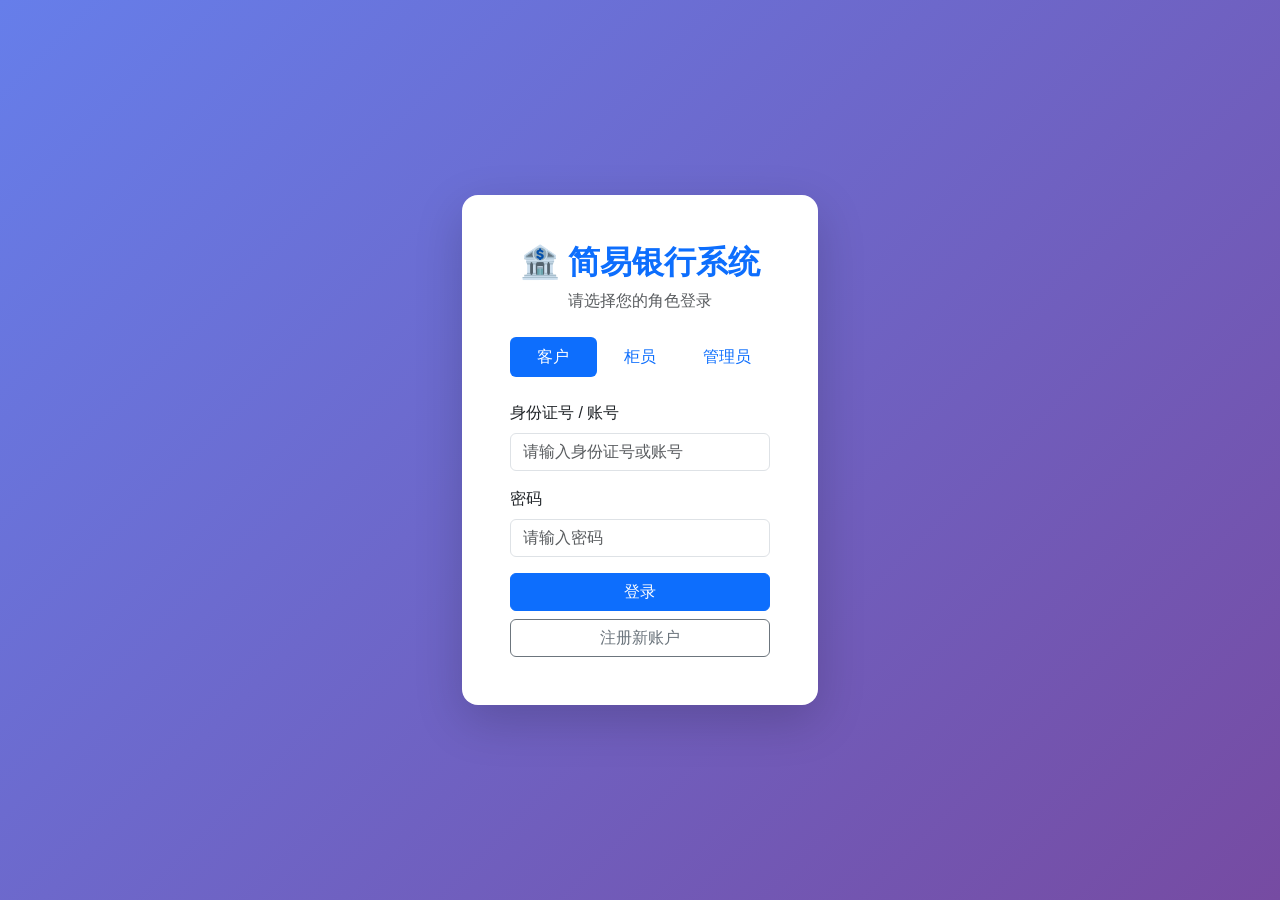
<file: bank-system-frontend/index.html>
<!DOCTYPE html>
<html lang="zh-CN">
<head>
    <meta charset="UTF-8">
    <meta name="viewport" content="width=device-width, initial-scale=1.0">
    <title>简易银行系统</title>
    <!-- Bootstrap 5 CSS -->
    <link href="https://cdn.jsdelivr.net/npm/bootstrap@5.3.0/dist/css/bootstrap.min.css" rel="stylesheet">
    <link rel="stylesheet" href="css/style.css">
</head>
<body>
    <div class="container">
        <div class="row justify-content-center align-items-center min-vh-100">
            <div class="col-md-6 col-lg-4">
                <div class="card shadow-lg border-0 rounded-4">
                    <div class="card-body p-5">
                        <div class="text-center mb-4">
                            <h2 class="fw-bold text-primary">🏦 简易银行系统</h2>
                            <p class="text-muted">请选择您的角色登录</p>
                        </div>

                        <!-- 角色切换选项卡 -->
                        <ul class="nav nav-pills nav-justified mb-4" id="roleTab" role="tablist">
                            <li class="nav-item" role="presentation">
                                <button class="nav-link active" id="customer-tab" data-bs-toggle="pill" data-bs-target="#customer" type="button" role="tab">客户</button>
                            </li>
                            <li class="nav-item" role="presentation">
                                <button class="nav-link" id="teller-tab" data-bs-toggle="pill" data-bs-target="#teller" type="button" role="tab">柜员</button>
                            </li>
                            <li class="nav-item" role="presentation">
                                <button class="nav-link" id="admin-tab" data-bs-toggle="pill" data-bs-target="#admin" type="button" role="tab">管理员</button>
                            </li>
                        </ul>

                        <!-- 登录表单区域 -->
                        <div class="tab-content">
                            <!-- 客户登录 -->
                            <div class="tab-pane fade show active" id="customer" role="tabpanel">
                                <form id="customerLoginForm">
                                    <div class="mb-3">
                                        <label class="form-label">身份证号 / 账号</label>
                                        <input type="text" class="form-control" id="customerId" placeholder="请输入身份证号或账号" required>
                                    </div>
                                    <div class="mb-3">
                                        <label class="form-label">密码</label>
                                        <input type="password" class="form-control" id="customerPwd" placeholder="请输入密码" required>
                                    </div>
                                    <button type="submit" class="btn btn-primary w-100 mb-2">登录</button>
                                    <a href="register.html" class="btn btn-outline-secondary w-100">注册新账户</a>
                                </form>
                            </div>

                            <!-- 柜员登录 -->
                            <div class="tab-pane fade" id="teller" role="tabpanel">
                                <form id="tellerLoginForm">
                                    <div class="mb-3">
                                        <label class="form-label">员工工号</label>
                                        <input type="text" class="form-control" id="tellerId" placeholder="请输入工号" required>
                                    </div>
                                    <div class="mb-3">
                                        <label class="form-label">密码</label>
                                        <input type="password" class="form-control" id="tellerPwd" placeholder="请输入密码" required>
                                    </div>
                                    <button type="submit" class="btn btn-success w-100">登录</button>
                                </form>
                            </div>

                            <!-- 管理员登录 -->
                            <div class="tab-pane fade" id="admin" role="tabpanel">
                                <form id="adminLoginForm">
                                    <div class="mb-3">
                                        <label class="form-label">管理员账号</label>
                                        <input type="text" class="form-control" id="adminId" placeholder="请输入管理员账号" required>
                                    </div>
                                    <div class="mb-3">
                                        <label class="form-label">密码</label>
                                        <input type="password" class="form-control" id="adminPwd" placeholder="请输入密码" required>
                                    </div>
                                    <button type="submit" class="btn btn-danger w-100">登录</button>
                                </form>
                            </div>
                        </div>
                    </div>
                </div>
            </div>
        </div>
    </div>

    <!-- Bootstrap JS -->
    <script src="https://cdn.jsdelivr.net/npm/bootstrap@5.3.0/dist/js/bootstrap.bundle.min.js"></script>
    <script src="js/api.js"></script>
    <script src="js/login.js"></script>
</body>
</html>
</file>
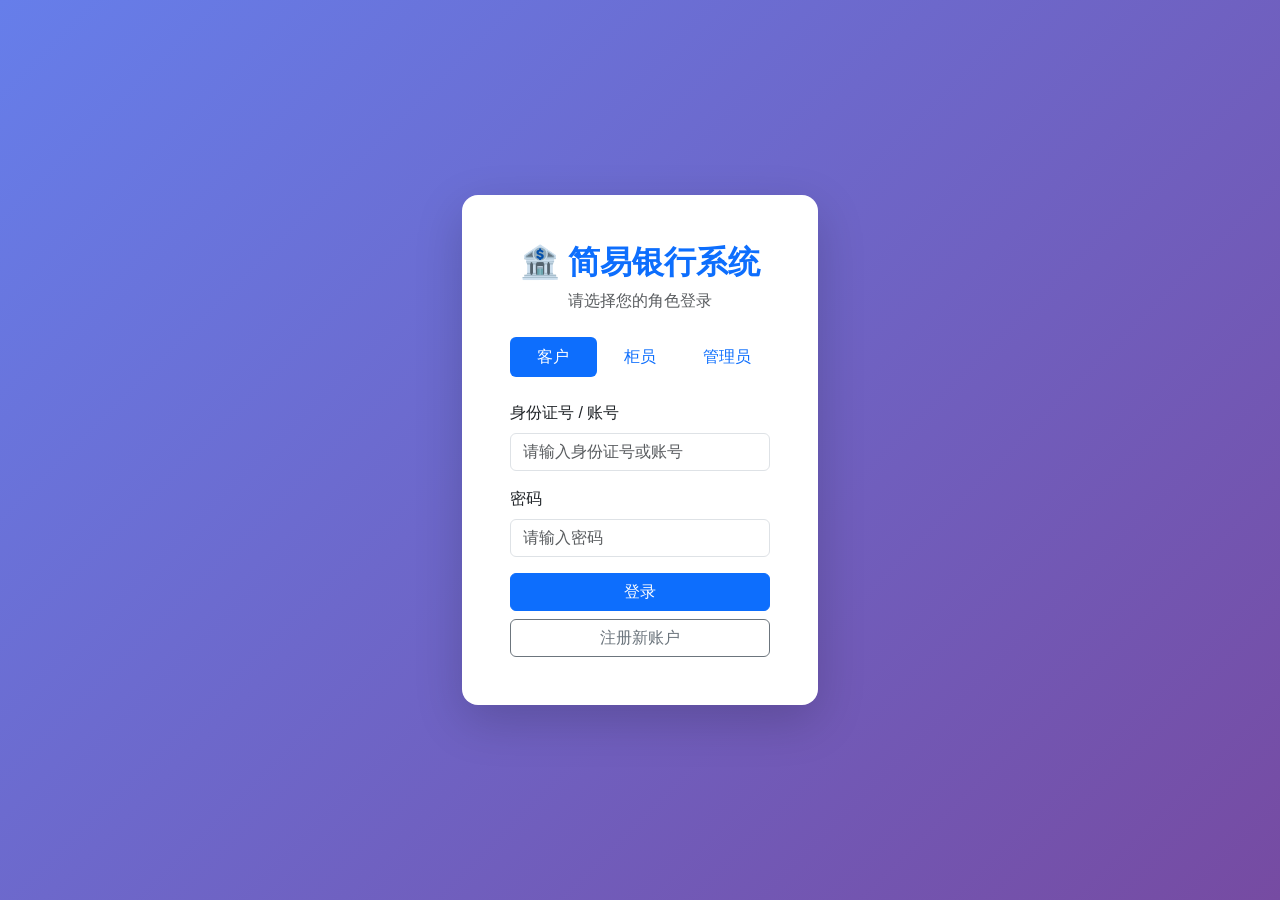
<file: bank-system-frontend/admin.html>
<!DOCTYPE html>
<html lang="en">
<head>
    <meta charset="UTF-8">
    <meta name="viewport" content="width=device-width, initial-scale=1.0">
    <title>Admin Dashboard - Bank System</title>
    <link href="https://cdn.jsdelivr.net/npm/bootstrap@5.3.0/dist/css/bootstrap.min.css" rel="stylesheet">
    <link rel="stylesheet" href="css/style.css">
</head>
<body>
    <!-- Navbar -->
    <nav class="navbar navbar-expand-lg navbar-dark bg-danger">
        <div class="container">
            <a class="navbar-brand fw-bold" href="#">Bank System - Admin</a>
            <div class="d-flex align-items-center">
                <span class="text-white me-3">Welcome, <span id="adminName">Admin</span></span>
                <a href="index.html" class="btn btn-outline-light btn-sm">Logout</a>
            </div>
        </div>
    </nav>

    <div class="container mt-4">
        <div class="row">
            <!-- Sidebar -->
            <div class="col-md-3 mb-4">
                <div class="list-group shadow-sm">
                    <button class="list-group-item list-group-item-action active" onclick="showSection('dashboard')">
                        Dashboard
                    </button>
                    <button class="list-group-item list-group-item-action" onclick="showSection('employee')">
                        Employee Management
                    </button>
                    <button class="list-group-item list-group-item-action" onclick="showSection('rate')">
                        Exchange Rate Config
                    </button>
                </div>
            </div>

            <!-- Main Content -->
            <div class="col-md-9">
                <!-- Dashboard -->
                <div id="section-dashboard" class="card shadow-sm mb-4">
                    <div class="card-header bg-danger text-white">
                        <h5 class="mb-0">Global Dashboard</h5>
                    </div>
                    <div class="card-body">
                        <div class="row g-4">
                            <div class="col-md-4">
                                <div class="card bg-primary text-white dashboard-card">
                                    <div class="card-body text-center">
                                        <h6>Total Deposits</h6>
                                        <h3 class="fw-bold" id="totalDeposits">$0</h3>
                                    </div>
                                </div>
                            </div>
                            <div class="col-md-4">
                                <div class="card bg-info text-white dashboard-card">
                                    <div class="card-body text-center">
                                        <h6>Today's Transactions</h6>
                                        <h3 class="fw-bold" id="todayTxCount">0</h3>
                                        <small id="todayTxAmount">$0</small>
                                    </div>
                                </div>
                            </div>
                            <div class="col-md-4">
                                <div class="card bg-success text-white dashboard-card">
                                    <div class="card-body text-center">
                                        <h6>Total Users</h6>
                                        <h3 class="fw-bold" id="totalUsers">0</h3>
                                    </div>
                                </div>
                            </div>
                        </div>
                        <button class="btn btn-outline-danger mt-3" onclick="refreshDashboard()">Refresh Data</button>
                    </div>
                </div>

                <!-- Employee Management -->
                <div id="section-employee" class="card shadow-sm mb-4" style="display:none;">
                    <div class="card-header bg-dark text-white d-flex justify-content-between align-items-center">
                        <h5 class="mb-0">Employee Management</h5>
                        <button class="btn btn-light btn-sm" data-bs-toggle="modal" data-bs-target="#employeeModal">+ Add Employee</button>
                    </div>
                    <div class="card-body">
                        <table class="table table-hover">
                            <thead>
                                <tr>
                                    <th>ID</th>
                                    <th>Name</th>
                                    <th>Role</th>
                                    <th>Status</th>
                                    <th>Actions</th>
                                </tr>
                            </thead>
                            <tbody id="employeeTableBody">
                                <tr><td colspan="5" class="text-center text-muted">No data</td></tr>
                            </tbody>
                        </table>
                    </div>
                </div>

                <!-- Exchange Rate Config -->
                <div id="section-rate" class="card shadow-sm mb-4" style="display:none;">
                    <div class="card-header bg-warning text-dark">
                        <h5 class="mb-0">Exchange Rate Configuration</h5>
                    </div>
                    <div class="card-body">
                        <form id="rateForm">
                            <div class="row mb-3">
                                <div class="col-md-4">
                                    <label class="form-label">Currency</label>
                                    <select class="form-select" id="rateCurrency">
                                        <option value="USD">USD - US Dollar</option>
                                        <option value="EUR">EUR - Euro</option>
                                        <option value="JPY">JPY - Japanese Yen</option>
                                        <option value="GBP">GBP - British Pound</option>
                                    </select>
                                </div>
                                <div class="col-md-4">
                                    <label class="form-label">Rate (1 Currency = ? CNY)</label>
                                    <input type="number" class="form-control" id="rateValue" step="0.0001" min="0" required>
                                </div>
                                <div class="col-md-4 d-flex align-items-end">
                                    <button type="submit" class="btn btn-warning w-100">Update Rate</button>
                                </div>
                            </div>
                        </form>
                        <div id="rateInfo" class="text-muted">Current rates will be displayed here.</div>
                        <div id="rateResult" class="mt-2"></div>
                    </div>
                </div>
            </div>
        </div>
    </div>

    <!-- Employee Modal -->
    <div class="modal fade" id="employeeModal" tabindex="-1">
        <div class="modal-dialog">
            <div class="modal-content">
                <div class="modal-header">
                    <h5 class="modal-title">Add / Edit Employee</h5>
                    <button type="button" class="btn-close" data-bs-dismiss="modal"></button>
                </div>
                <div class="modal-body">
                    <form id="employeeForm">
                        <div class="mb-3">
                            <label class="form-label">Employee ID</label>
                            <input type="text" class="form-control" id="empId" placeholder="Auto-generated for new" disabled>
                        </div>
                        <div class="mb-3">
                            <label class="form-label">Name</label>
                            <input type="text" class="form-control" id="empName" required>
                        </div>
                        <div class="mb-3">
                            <label class="form-label">Password (leave blank to keep)</label>
                            <input type="password" class="form-control" id="empPwd" placeholder="Min 6 chars">
                        </div>
                        <button type="submit" class="btn btn-dark w-100">Save</button>
                    </form>
                </div>
            </div>
        </div>
    </div>

    <script src="https://cdn.jsdelivr.net/npm/bootstrap@5.3.0/dist/js/bootstrap.bundle.min.js"></script>
    <script src="js/api.js"></script>
    <script src="js/admin.js"></script>
</body>
</html>
</file>
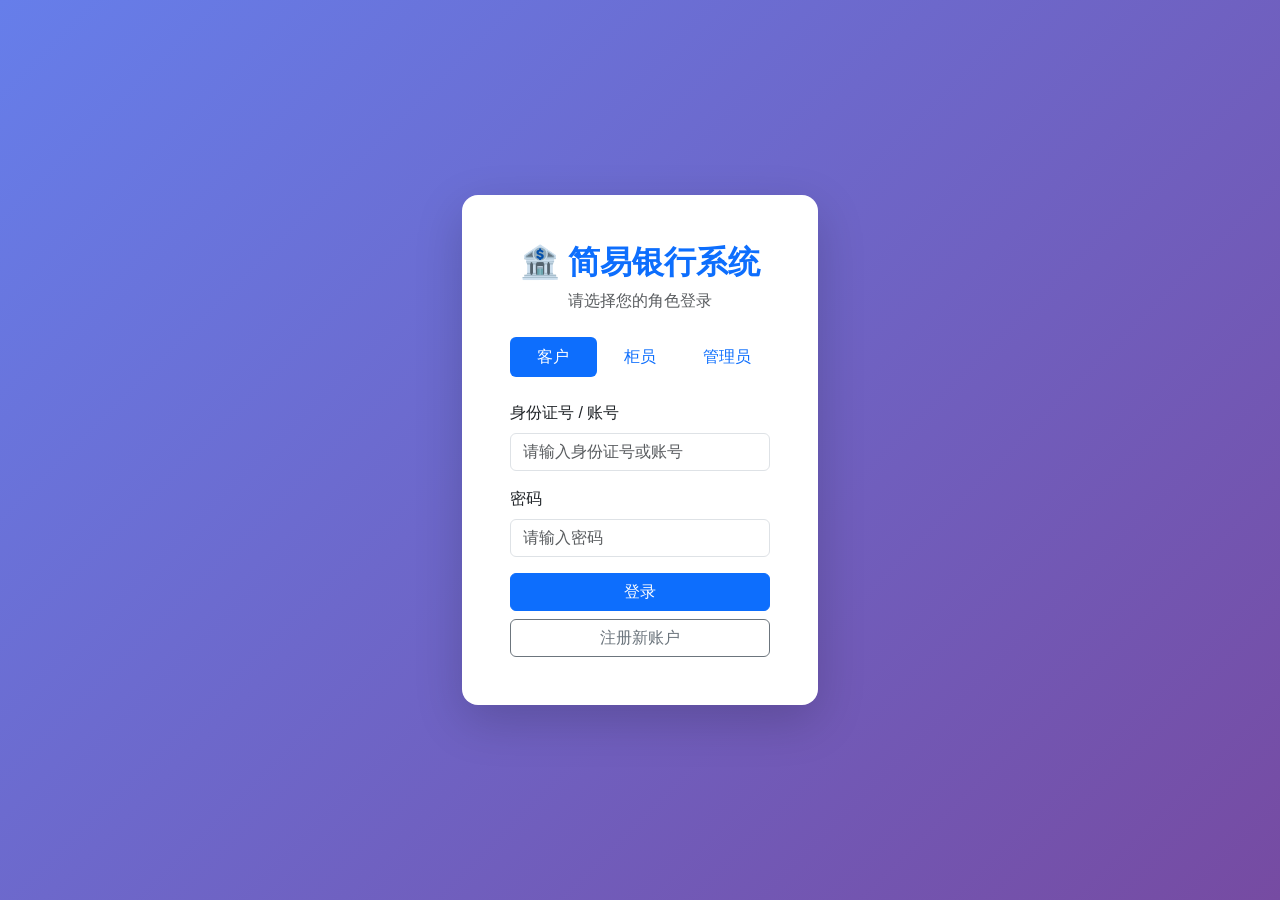
<file: bank-system-frontend/customer.html>
<!DOCTYPE html>
<html lang="en">
<head>
    <meta charset="UTF-8">
    <meta name="viewport" content="width=device-width, initial-scale=1.0">
    <title>Customer Dashboard - Bank System</title>
    <link href="https://cdn.jsdelivr.net/npm/bootstrap@5.3.0/dist/css/bootstrap.min.css" rel="stylesheet">
    <link rel="stylesheet" href="css/style.css">
</head>
<body>
    <!-- Navbar -->
    <nav class="navbar navbar-expand-lg navbar-dark bg-primary">
        <div class="container">
            <a class="navbar-brand fw-bold" href="#">Bank System</a>
            <div class="d-flex align-items-center">
                <span class="text-white me-3" id="welcomeMsg">Welcome, <span id="customerName">User</span></span>
                <a href="index.html" class="btn btn-outline-light btn-sm">Logout</a>
            </div>
        </div>
    </nav>

    <div class="container mt-4">
        <div class="row">
            <!-- Sidebar -->
            <div class="col-md-3 mb-4">
                <div class="list-group shadow-sm">
                    <button class="list-group-item list-group-item-action active" id="btnBalance" onclick="showSection('balance')">
                        Check Balance
                    </button>
                    <button class="list-group-item list-group-item-action" id="btnTransfer" onclick="showSection('transfer')">
                        Transfer
                    </button>
                    <button class="list-group-item list-group-item-action" id="btnHistory" onclick="showSection('history')">
                        Transaction History
                    </button>
                    <button class="list-group-item list-group-item-action" id="btnCurrency" onclick="showSection('currency')">
                        Currency Converter
                    </button>
                </div>
            </div>

            <!-- Main Content -->
            <div class="col-md-9">
                <!-- Balance Section -->
                <div id="section-balance" class="card shadow-sm mb-4">
                    <div class="card-header bg-primary text-white">
                        <h5 class="mb-0">Account Balance</h5>
                    </div>
                    <div class="card-body text-center py-5">
                        <h2 class="text-muted">Current Balance</h2>
                        <h1 class="display-4 fw-bold text-primary" id="displayBalance">$0.00</h1>
                        <p class="text-muted">Account: <span id="displayAccount">N/A</span></p>
                        <button class="btn btn-primary btn-lg mt-3" onclick="refreshBalance()">Refresh</button>
                    </div>
                </div>

                <!-- Transfer Section -->
                <div id="section-transfer" class="card shadow-sm mb-4" style="display:none;">
                    <div class="card-header bg-success text-white">
                        <h5 class="mb-0">Transfer</h5>
                    </div>
                    <div class="card-body">
                        <form id="transferForm">
                            <div class="mb-3">
                                <label class="form-label">Recipient Account</label>
                                <input type="text" class="form-control" id="transferTo" placeholder="Enter target account number" required>
                            </div>
                            <div class="mb-3">
                                <label class="form-label">Recipient Name</label>
                                <input type="text" class="form-control" id="transferName" placeholder="Enter recipient name" required>
                            </div>
                            <div class="mb-3">
                                <label class="form-label">Amount</label>
                                <div class="input-group">
                                    <span class="input-group-text">$</span>
                                    <input type="number" class="form-control" id="transferAmount" placeholder="0.00" min="0.01" step="0.01" required>
                                </div>
                            </div>
                            <button type="submit" class="btn btn-success w-100">Confirm Transfer</button>
                        </form>
                        <div id="transferResult" class="mt-3"></div>
                    </div>
                </div>

                <!-- Transaction History Section -->
                <div id="section-history" class="card shadow-sm mb-4" style="display:none;">
                    <div class="card-header bg-info text-white">
                        <h5 class="mb-0">Transaction History</h5>
                    </div>
                    <div class="card-body">
                        <div class="row mb-3">
                            <div class="col-md-5">
                                <label class="form-label">Start Date</label>
                                <input type="date" class="form-control" id="histStart">
                            </div>
                            <div class="col-md-5">
                                <label class="form-label">End Date</label>
                                <input type="date" class="form-control" id="histEnd">
                            </div>
                            <div class="col-md-2 d-flex align-items-end">
                                <button class="btn btn-info w-100" onclick="loadHistory()">Search</button>
                            </div>
                        </div>
                        <div id="historyResult">
                            <table class="table table-hover">
                                <thead>
                                    <tr>
                                        <th>Date</th>
                                        <th>Type</th>
                                        <th>Amount</th>
                                        <th>Description</th>
                                    </tr>
                                </thead>
                                <tbody id="historyTableBody">
                                    <tr><td colspan="4" class="text-center text-muted">No records found</td></tr>
                                </tbody>
                            </table>
                        </div>
                    </div>
                </div>

                <!-- Currency Converter Section -->
                <div id="section-currency" class="card shadow-sm mb-4" style="display:none;">
                    <div class="card-header bg-warning text-dark">
                        <h5 class="mb-0">Currency Converter</h5>
                    </div>
                    <div class="card-body">
                        <form id="currencyForm">
                            <div class="mb-3">
                                <label class="form-label">Amount</label>
                                <input type="number" class="form-control" id="currencyAmount" placeholder="Enter amount" min="0" step="0.01" required>
                            </div>
                            <div class="row mb-3">
                                <div class="col-md-6">
                                    <label class="form-label">From</label>
                                    <select class="form-select" id="currencyFrom">
                                        <option value="CNY">CNY - Chinese Yuan</option>
                                        <option value="USD" selected>USD - US Dollar</option>
                                        <option value="EUR">EUR - Euro</option>
                                        <option value="JPY">JPY - Japanese Yen</option>
                                        <option value="GBP">GBP - British Pound</option>
                                    </select>
                                </div>
                                <div class="col-md-6">
                                    <label class="form-label">To</label>
                                    <select class="form-select" id="currencyTo">
                                        <option value="CNY" selected>CNY - Chinese Yuan</option>
                                        <option value="USD">USD - US Dollar</option>
                                        <option value="EUR">EUR - Euro</option>
                                        <option value="JPY">JPY - Japanese Yen</option>
                                        <option value="GBP">GBP - British Pound</option>
                                    </select>
                                </div>
                            </div>
                            <button type="submit" class="btn btn-warning w-100">Convert</button>
                        </form>
                        <div id="currencyResult" class="mt-3 text-center">
                            <h4 id="convertedResult"></h4>
                            <p class="text-muted" id="exchangeRateInfo"></p>
                        </div>
                    </div>
                </div>
            </div>
        </div>
    </div>

    <script src="https://cdn.jsdelivr.net/npm/bootstrap@5.3.0/dist/js/bootstrap.bundle.min.js"></script>
    <script src="js/api.js"></script>
    <script src="js/customer.js"></script>
</body>
</html>
</file>
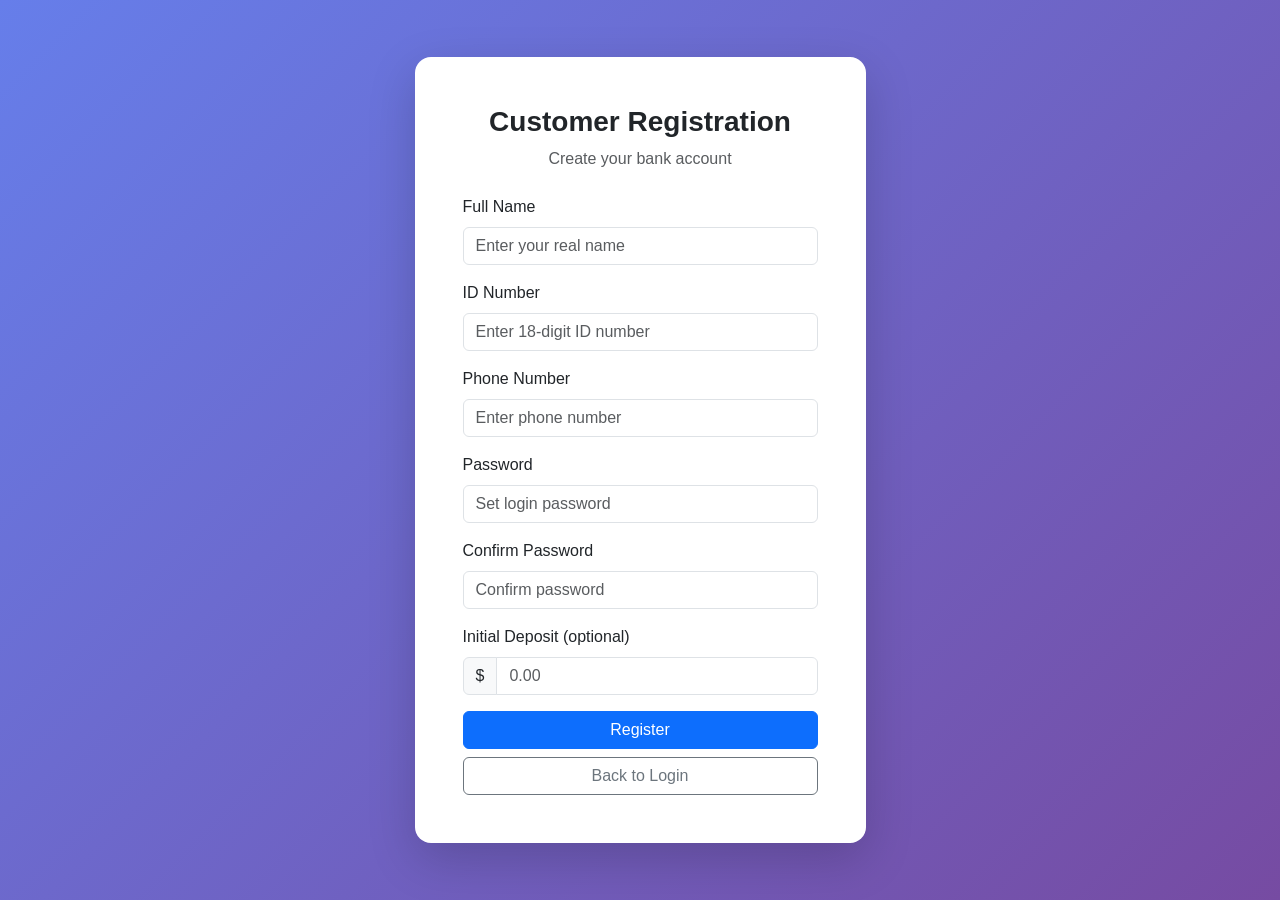
<file: bank-system-frontend/register.html>
<!DOCTYPE html>
<html lang="zh-CN">
<head>
    <meta charset="UTF-8">
    <meta name="viewport" content="width=device-width, initial-scale=1.0">
    <title>Customer Register - Bank System</title>
    <link href="https://cdn.jsdelivr.net/npm/bootstrap@5.3.0/dist/css/bootstrap.min.css" rel="stylesheet">
    <link rel="stylesheet" href="css/style.css">
</head>
<body>
    <div class="container">
        <div class="row justify-content-center align-items-center min-vh-100">
            <div class="col-md-6 col-lg-5">
                <div class="card shadow-lg border-0 rounded-4">
                    <div class="card-body p-5">
                        <div class="text-center mb-4">
                            <h3 class="fw-bold">Customer Registration</h3>
                            <p class="text-muted">Create your bank account</p>
                        </div>

                        <form id="registerForm">
                            <div class="mb-3">
                                <label class="form-label">Full Name</label>
                                <input type="text" class="form-control" id="regName" placeholder="Enter your real name" required>
                            </div>
                            <div class="mb-3">
                                <label class="form-label">ID Number</label>
                                <input type="text" class="form-control" id="regIdCard" placeholder="Enter 18-digit ID number" required>
                            </div>
                            <div class="mb-3">
                                <label class="form-label">Phone Number</label>
                                <input type="tel" class="form-control" id="regPhone" placeholder="Enter phone number" required>
                            </div>
                            <div class="mb-3">
                                <label class="form-label">Password</label>
                                <input type="password" class="form-control" id="regPwd" placeholder="Set login password" required>
                            </div>
                            <div class="mb-3">
                                <label class="form-label">Confirm Password</label>
                                <input type="password" class="form-control" id="regPwdConfirm" placeholder="Confirm password" required>
                            </div>
                            <div class="mb-3">
                                <label class="form-label">Initial Deposit (optional)</label>
                                <div class="input-group">
                                    <span class="input-group-text">$</span>
                                    <input type="number" class="form-control" id="regDeposit" placeholder="0.00" min="0" step="0.01">
                                </div>
                            </div>
                            <button type="submit" class="btn btn-primary w-100 mb-2">Register</button>
                            <a href="index.html" class="btn btn-outline-secondary w-100">Back to Login</a>
                        </form>
                    </div>
                </div>
            </div>
        </div>
    </div>

    <script src="https://cdn.jsdelivr.net/npm/bootstrap@5.3.0/dist/js/bootstrap.bundle.min.js"></script>
    <script src="js/api.js"></script>
    <script src="js/register.js"></script>
</body>
</html>
</file>
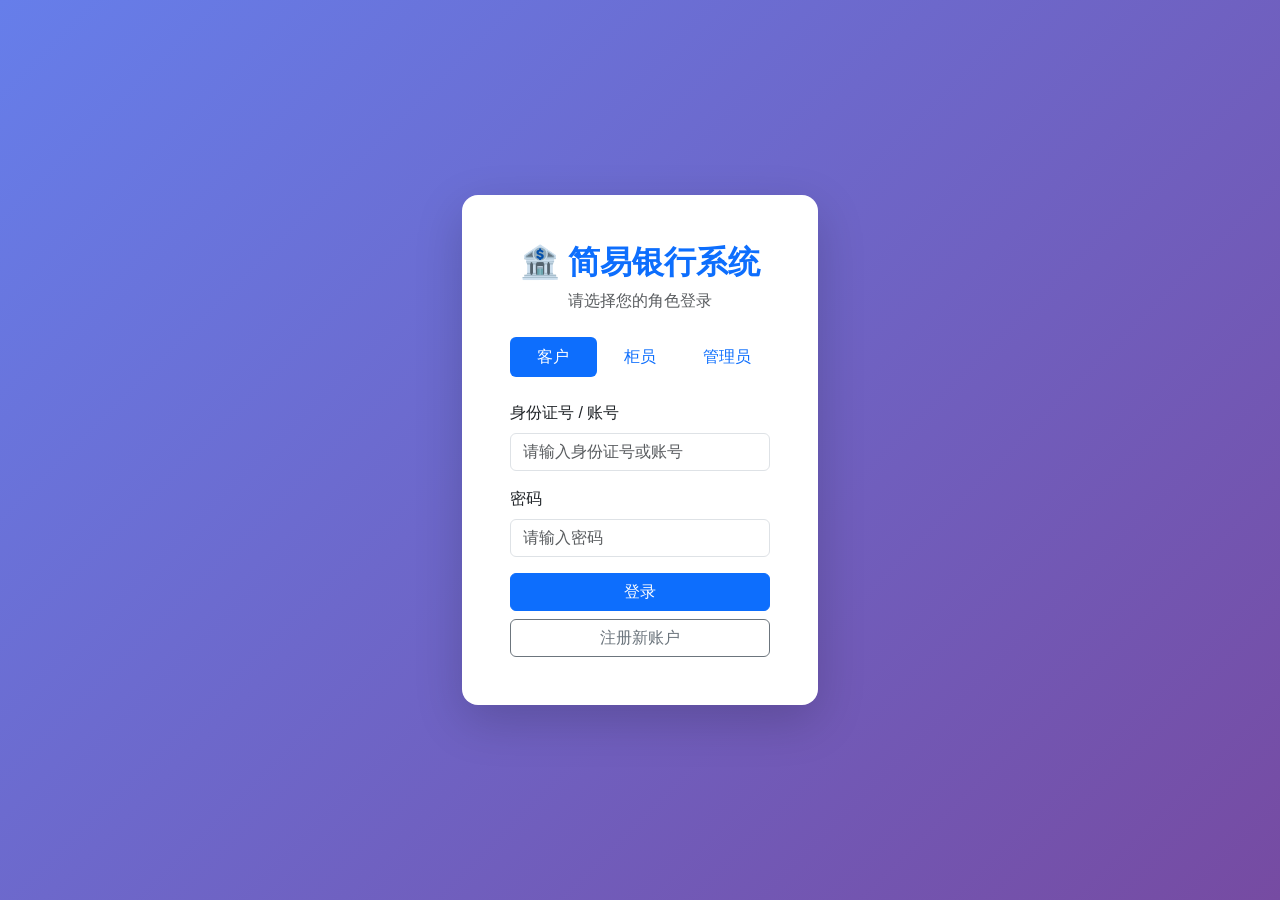
<file: bank-system-frontend/teller.html>
<!DOCTYPE html>
<html lang="en">
<head>
    <meta charset="UTF-8">
    <meta name="viewport" content="width=device-width, initial-scale=1.0">
    <title>Teller Dashboard - Bank System</title>
    <link href="https://cdn.jsdelivr.net/npm/bootstrap@5.3.0/dist/css/bootstrap.min.css" rel="stylesheet">
    <link rel="stylesheet" href="css/style.css">
</head>
<body>
    <!-- Navbar -->
    <nav class="navbar navbar-expand-lg navbar-dark bg-success">
        <div class="container">
            <a class="navbar-brand fw-bold" href="#">Bank System - Teller</a>
            <div class="d-flex align-items-center">
                <span class="text-white me-3">Welcome, <span id="tellerName">Teller</span></span>
                <a href="index.html" class="btn btn-outline-light btn-sm">Logout</a>
            </div>
        </div>
    </nav>

    <div class="container mt-4">
        <div class="row">
            <!-- Sidebar -->
            <div class="col-md-3 mb-4">
                <div class="list-group shadow-sm">
                    <button class="list-group-item list-group-item-action active" onclick="showSection('createAccount')">
                        Create Account
                    </button>
                    <button class="list-group-item list-group-item-action" onclick="showSection('deposit')">
                        Deposit
                    </button>
                    <button class="list-group-item list-group-item-action" onclick="showSection('withdraw')">
                        Withdraw
                    </button>
                    <button class="list-group-item list-group-item-action" onclick="showSection('closeAccount')">
                        Close Account
                    </button>
                    <button class="list-group-item list-group-item-action" onclick="showSection('customerInfo')">
                        Customer Info
                    </button>
                </div>
            </div>

            <!-- Main Content -->
            <div class="col-md-9">
                <!-- Create Account -->
                <div id="section-createAccount" class="card shadow-sm mb-4">
                    <div class="card-header bg-success text-white">
                        <h5 class="mb-0">Create New Account</h5>
                    </div>
                    <div class="card-body">
                        <form id="createAccountForm">
                            <div class="mb-3">
                                <label class="form-label">Customer Name</label>
                                <input type="text" class="form-control" id="caName" placeholder="Enter name" required>
                            </div>
                            <div class="mb-3">
                                <label class="form-label">ID Number</label>
                                <input type="text" class="form-control" id="caIdCard" placeholder="Enter 18-digit ID" required>
                            </div>
                            <div class="mb-3">
                                <label class="form-label">Phone</label>
                                <input type="tel" class="form-control" id="caPhone" placeholder="Enter phone" required>
                            </div>
                            <div class="mb-3">
                                <label class="form-label">Initial Deposit</label>
                                <div class="input-group">
                                    <span class="input-group-text">$</span>
                                    <input type="number" class="form-control" id="caDeposit" placeholder="0.00" min="0" step="0.01">
                                </div>
                            </div>
                            <button type="submit" class="btn btn-success w-100">Create Account</button>
                        </form>
                        <div id="createAccountResult" class="mt-3"></div>
                    </div>
                </div>

                <!-- Deposit -->
                <div id="section-deposit" class="card shadow-sm mb-4" style="display:none;">
                    <div class="card-header bg-info text-white">
                        <h5 class="mb-0">Deposit</h5>
                    </div>
                    <div class="card-body">
                        <form id="depositForm">
                            <div class="mb-3">
                                <label class="form-label">Account Number</label>
                                <input type="text" class="form-control" id="depAccount" placeholder="Enter account number" required>
                            </div>
                            <div class="mb-3">
                                <label class="form-label">Deposit Amount</label>
                                <div class="input-group">
                                    <span class="input-group-text">$</span>
                                    <input type="number" class="form-control" id="depAmount" placeholder="0.00" min="0.01" step="0.01" required>
                                </div>
                            </div>
                            <button type="submit" class="btn btn-info w-100">Confirm Deposit</button>
                        </form>
                        <div id="depositResult" class="mt-3"></div>
                    </div>
                </div>

                <!-- Withdraw -->
                <div id="section-withdraw" class="card shadow-sm mb-4" style="display:none;">
                    <div class="card-header bg-warning text-dark">
                        <h5 class="mb-0">Withdraw</h5>
                    </div>
                    <div class="card-body">
                        <form id="withdrawForm">
                            <div class="mb-3">
                                <label class="form-label">Account Number</label>
                                <input type="text" class="form-control" id="wdAccount" placeholder="Enter account number" required>
                            </div>
                            <div class="mb-3">
                                <label class="form-label">Withdraw Amount</label>
                                <div class="input-group">
                                    <span class="input-group-text">$</span>
                                    <input type="number" class="form-control" id="wdAmount" placeholder="0.00" min="0.01" step="0.01" required>
                                </div>
                            </div>
                            <button type="submit" class="btn btn-warning w-100">Confirm Withdraw</button>
                        </form>
                        <div id="withdrawResult" class="mt-3"></div>
                    </div>
                </div>

                <!-- Close Account -->
                <div id="section-closeAccount" class="card shadow-sm mb-4" style="display:none;">
                    <div class="card-header bg-danger text-white">
                        <h5 class="mb-0">Close Account</h5>
                    </div>
                    <div class="card-body">
                        <form id="closeAccountForm">
                            <div class="mb-3">
                                <label class="form-label">Account Number</label>
                                <input type="text" class="form-control" id="clAccount" placeholder="Enter account number to close" required>
                            </div>
                            <div class="mb-3">
                                <label class="form-label">Customer ID Number</label>
                                <input type="text" class="form-control" id="clIdCard" placeholder="Enter customer ID for verification" required>
                            </div>
                            <button type="submit" class="btn btn-danger w-100">Close Account</button>
                        </form>
                        <div id="closeAccountResult" class="mt-3"></div>
                    </div>
                </div>

                <!-- Customer Info -->
                <div id="section-customerInfo" class="card shadow-sm mb-4" style="display:none;">
                    <div class="card-header bg-secondary text-white">
                        <h5 class="mb-0">Customer Information Lookup</h5>
                    </div>
                    <div class="card-body">
                        <form id="customerInfoForm">
                            <div class="mb-3">
                                <label class="form-label">Search by</label>
                                <select class="form-select mb-2" id="searchType">
                                    <option value="account">Account Number</option>
                                    <option value="idCard">ID Number</option>
                                </select>
                                <input type="text" class="form-control" id="searchValue" placeholder="Enter search value" required>
                            </div>
                            <button type="submit" class="btn btn-secondary w-100">Search</button>
                        </form>
                        <div id="customerInfoResult" class="mt-3"></div>
                    </div>
                </div>
            </div>
        </div>
    </div>

    <script src="https://cdn.jsdelivr.net/npm/bootstrap@5.3.0/dist/js/bootstrap.bundle.min.js"></script>
    <script src="js/api.js"></script>
    <script src="js/teller.js"></script>
</body>
</html>
</file>
<file: bank-system-frontend/css/style.css>
/* ==========================================
   Global Styles - Bank System
   ========================================== */
body {
    background: linear-gradient(135deg, #667eea 0%, #764ba2 100%);
    min-height: 100vh;
    font-family: 'Segoe UI', Tahoma, Geneva, Verdana, sans-serif;
}

.card {
    backdrop-filter: blur(10px);
    border: none;
}

.navbar {
    box-shadow: 0 2px 10px rgba(0,0,0,0.1);
}

.list-group-item.active {
    background-color: #0d6efd;
    border-color: #0d6efd;
}

.dashboard-card {
    transition: transform 0.2s;
}
.dashboard-card:hover {
    transform: translateY(-5px);
}

#convertedResult {
    font-size: 2rem;
    font-weight: bold;
    color: #0d6efd;
}
</file>
